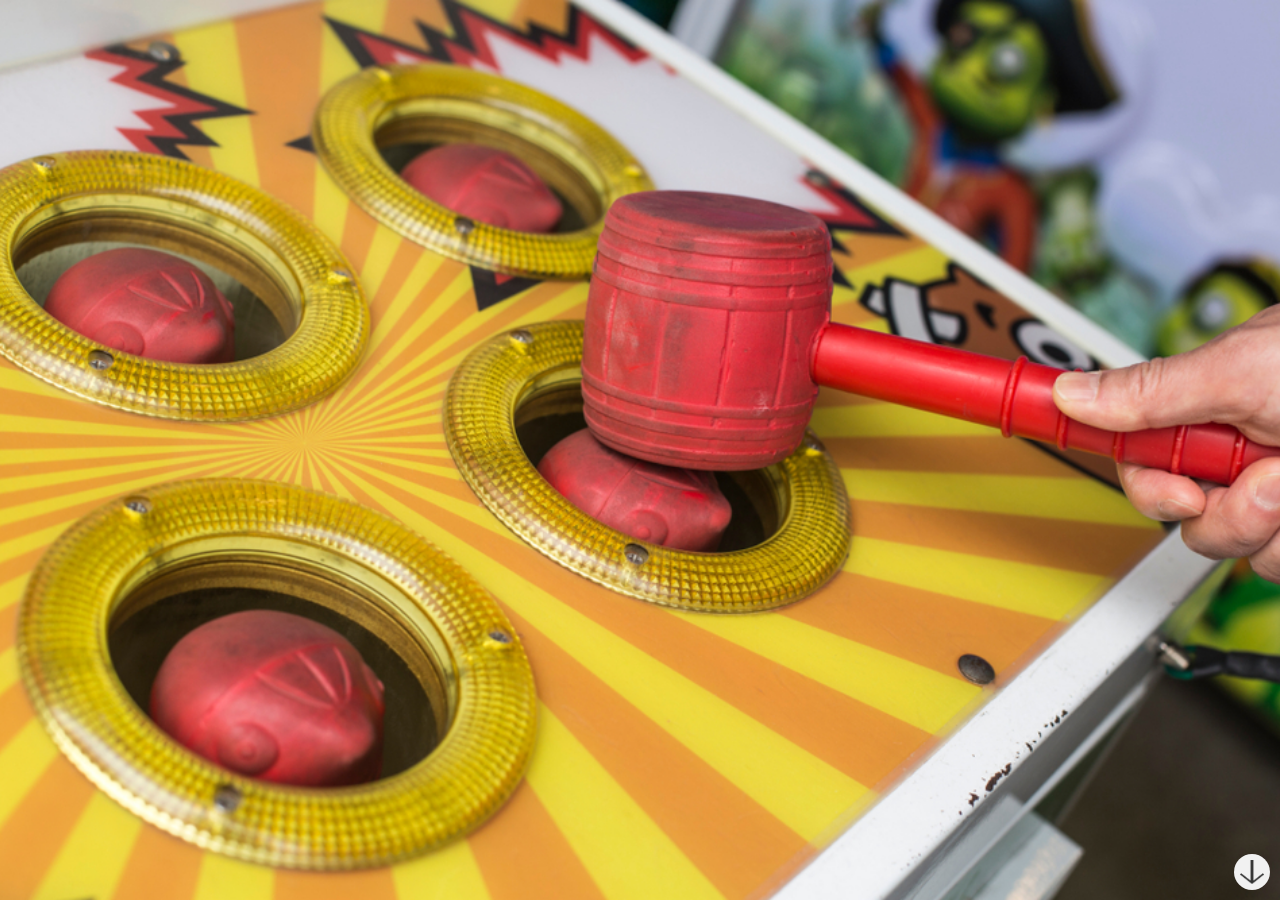
<file: index.html>
<!DOCTYPE html>
<html lang="pt-br">
<head>
    <meta charset="UTF-8">
    <meta name="viewport" content="width=device-width, initial-scale=1.0">
    <link rel="stylesheet" href="css/estilo.css">
    <title>Whac-A-Mole</title>
</head>
<body>
    <section>
        <div class="banner">    
            <img src="img/Whac-A-Mole.jpg" alt="Imagem do jogo físico">
        </div>  
    </section>
    <footer>
        <div class="nextPage">
            <a href="regras.html" class="circulo">
                <img src="img/arrow-down.png" alt="seta para baixo" class="arrow">   
            </a>
        </div>
    </footer>    
</body>
</html>
</file>
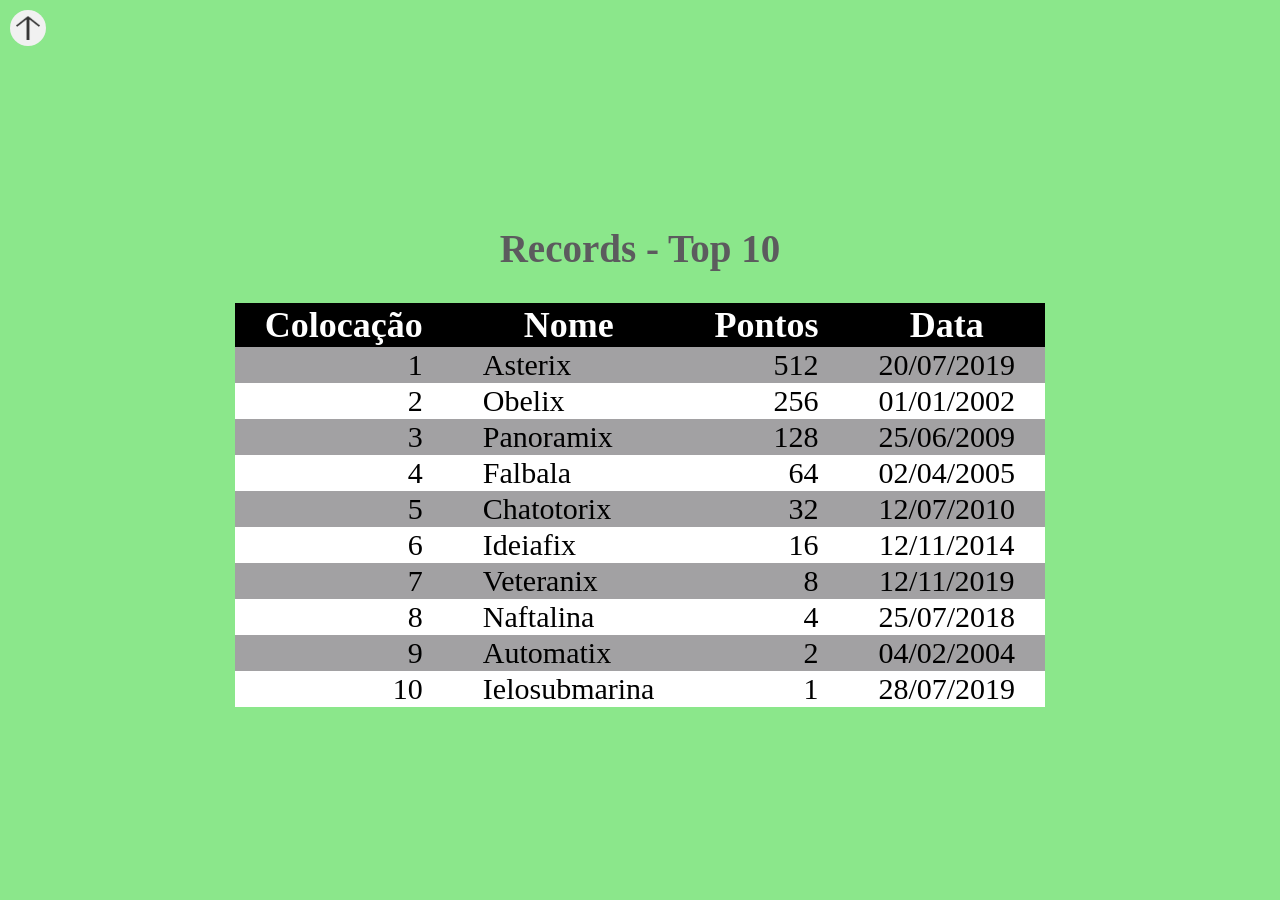
<file: recordes.html>
<!DOCTYPE html>
<html lang="pt-BR">
<head>
    <meta charset="UTF-8">
    <meta name="viewport" content="width=device-width, initial-scale=1.0">
    <link rel="stylesheet" href="css/estilo.css">
    <title>Recordistas do Whac-A-Mole</title>
    
</head>
<body>
    <header>
        <div class="previousPage">
            <a href="tabuleiro.html" class="circulo">
                <img src="img/arrow-up.png" alt="seta para cima" class="arrow">
            </a>
        </div>
    </header>
    <section class="records">
        <div class="contentBox">
            <h2 class="heading">Records - Top 10</h2>
            <table>
                <thead>
                    <tr>
                        <th>Colocação</th>
                        <th>Nome</th>
                        <th>Pontos</th>
                        <th>Data</th>
                    </tr>
                </thead>
                <tbody>
                    <tr>
                        <td>1</td>
                        <td>Asterix</td>
                        <td>512</td>
                        <td>20/07/2019</td>
                    </tr>
                    <tr>
                        <td>2</td>
                        <td>Obelix</td>
                        <td>256</td>
                        <td>01/01/2002</td>
                    </tr>
                    <tr>
                        <td>3</td>
                        <td>Panoramix</td>
                        <td>128</td>
                        <td>25/06/2009</td>
                    </tr>
                    <tr>
                        <td>4</td>
                        <td>Falbala</td>
                        <td>64</td>
                        <td>02/04/2005</td>
                    </tr>
                    <tr>
                        <td>5</td>
                        <td>Chatotorix</td>
                        <td>32</td>
                        <td>12/07/2010</td>
                    </tr>
                    <tr>
                        <td>6</td>
                        <td>Ideiafix</td>
                        <td>16</td>
                        <td>12/11/2014</td>
                    </tr>
                    <tr>
                        <td>7</td>
                        <td>Veteranix</td>
                        <td>8</td>
                        <td>12/11/2019</td>
                    </tr>
                    <tr>
                        <td>8</td>
                        <td>Naftalina</td>
                        <td>4</td>
                        <td>25/07/2018</td>
                    </tr>
                    <tr>
                        <td>9</td>
                        <td>Automatix</td>
                        <td>2</td>
                        <td>04/02/2004</td>
                    </tr>
                    <tr>
                        <td>10</td>
                        <td>Ielosubmarina</td>
                        <td>1</td>
                        <td>28/07/2019</td>
                    </tr>
                </tbody>
            </table>
        </div>
    </section>
</body>
</html>
</file>
<file: css/estilo.css>
body {
    margin: 0px;
    border: 0px;
    padding: 0px;
}

.banner {
    height: 100vh; /* Toda a altura do viewport */
    padding: 0;    /* sem distancia para o elemento */


}

.banner img {
    position: absolute;
    top: 0;
    left: 0;
    width: 100%;
    height: 100%;
    object-fit: cover; /* cobre todo o espaço disponivel e faz cortes se necessario */
    
}

.nextPage {
    position: fixed; /* elemento fica fixo na posicao mesmo q a pagina se mova */
    bottom: 10px;
    right: 10px;
    display: flex;
    align-items: center; /* ALINHA O CONTEUDO NA VERTICAL */
    justify-content: center; /* ALINHA O CONTEUDO NA HORIZONTAL */
    z-index: 3;
}

.circulo {
    background-color: rgb(241, 241, 241);
    border-radius: 50%;
    width: 36px;
    height: 36px;
    display: flex;
    align-items: center;
    justify-content: center;
}

.arrow {
    width: 24px;
    height: 24px;
}

/* REGRAS */

.regras {
    height: 100vh;
    display: flex;
    background-color: rgb(187, 181, 181);
    font-family: "Mulish", sans-serif;
}

.regras .contentBox {
    width: 100%;
    padding: 50px;
    background-color: rgba(136, 136, 136, 0.61);
}


.regras .imgBox {
    width: 100%;
    background: url(img/Mole.png);
    background-size: cover;
    background-position: center;
    background-repeat: no-repeat;
    
}

.previousPage {
    position: fixed;
    top: 10px; 
    left: 10px;
    z-index: 3;
}

/* TABULEIRO */

.tabuleiro {
    height: 100vh;
    display: flex;
    align-items: center;
    justify-content: center;
    background-color: #7fc97f;
}

.gramado {
    width: 536px;
    height: 536px;
    background-color: #23bd23;
    display: flex;
    align-items: center;
    justify-content: space-around; /* space-around significa que o conteudo esta distribuido uniformemente no eixo horizontal (principal)  */
    flex-wrap: wrap; /* permite quebra de linha */
    cursor: url(../images/hammer.png), crosshair;
    padding: 0px;
    border-radius: 36px;
}

.gramado img {
    padding: 25px 50px 25px 50px;
    box-sizing: content-box; /* Incluido por causa do bootstrap */
    width:76px;
    height: 61px;
}

.pontos {
    width:536px;
    height: 536px;
    display: flex;
    justify-content: center;
    font-family: "Sixtyfour", sans-serif;
}

.pontos th {
    font-size: 50px;
    text-align: center;
}

.pontos td:first-child {
    text-align: center;
    font-size: 36px;
    font-family: "Sixtyfour", sans-serif;
}

#start {
    width: 100%;
    font-size: 36px;
    border: 20px solid #000000;
    border-radius: 2.5rem;
}

#start:hover {
    background-color: rgb(10, 16, 14);
    color: rgb(255, 0, 102);
    border: 20px solid rgb(236, 22, 22);
}

/* RECORDES */

.records {
    height: 100vh;
    display: flex;
    align-items: center;
    justify-content: center;
    background-color: #8be78b;
    font-family: 'Mulish';
    font-size: 26px;

}

.heading {
    font-family: 'MedievalSharp', cursive;
    color: rgb(92, 91, 94);
    text-align: center;
}

.records tr:nth-child(even) {
    background-color: rgb(255, 255, 255);
}

.records th {
    color: rgb(255, 255, 255);
    background-color: #000000;
    text-align: center;
    font-size: 36px;
    padding-left: 30px;
    padding-right: 30px;

}

.records td {
    padding-left: 30px;
    padding-right: 30px;
    font-size: 30px;
}

.records td:first-child, td:nth-child(3) { /* seleciona a 1a e a 3a colunas */
    text-align: right;
}

.records td:nth-child(4) {
    text-align: center;
}

.records table {
    border-collapse: collapse;
    font-family: 'MedievalSharp', cursive;
    background-color: rgb(162, 161, 163);
}

/* MEDIA QUERIES */
/* considera-se uma tela pequena qd a resolucao da largura ficar abaixo de 991px*/

@media(max-width: 991px) {  
    /* REGRAS */
    .regras {
        flex-direction: column;
    }

    .regras .imgBox {
        height: 100%;
    }

    /* TABULEIRO */

    .tabuleiro {
        flex-direction: column-reverse;
        height: 100%;
    }

    .pontos th {
        font-size: 30px;
    }

    .pontos td:first-child {
        font-size: 20px;
    }

    .gramado {
        width: 400px;
        height: 400px;
    }

    .pontos {
        width: 400px;
        height: 400px;
    }

    .pontos {
        width: 400px;
        height: 400px;
    }

    gramado img {
        padding:  10px 30px 10px 30px;
    }

    /* RECORDES */

    .records tr th {
        padding-left: 10px;
        padding-right: 10px;
    }

    .records th {
        font-size: 18px;
    }

    .records td {
        padding-left: 10px;
        padding-right: 10px;
        font-size: 15px;
    }

}
</file>
